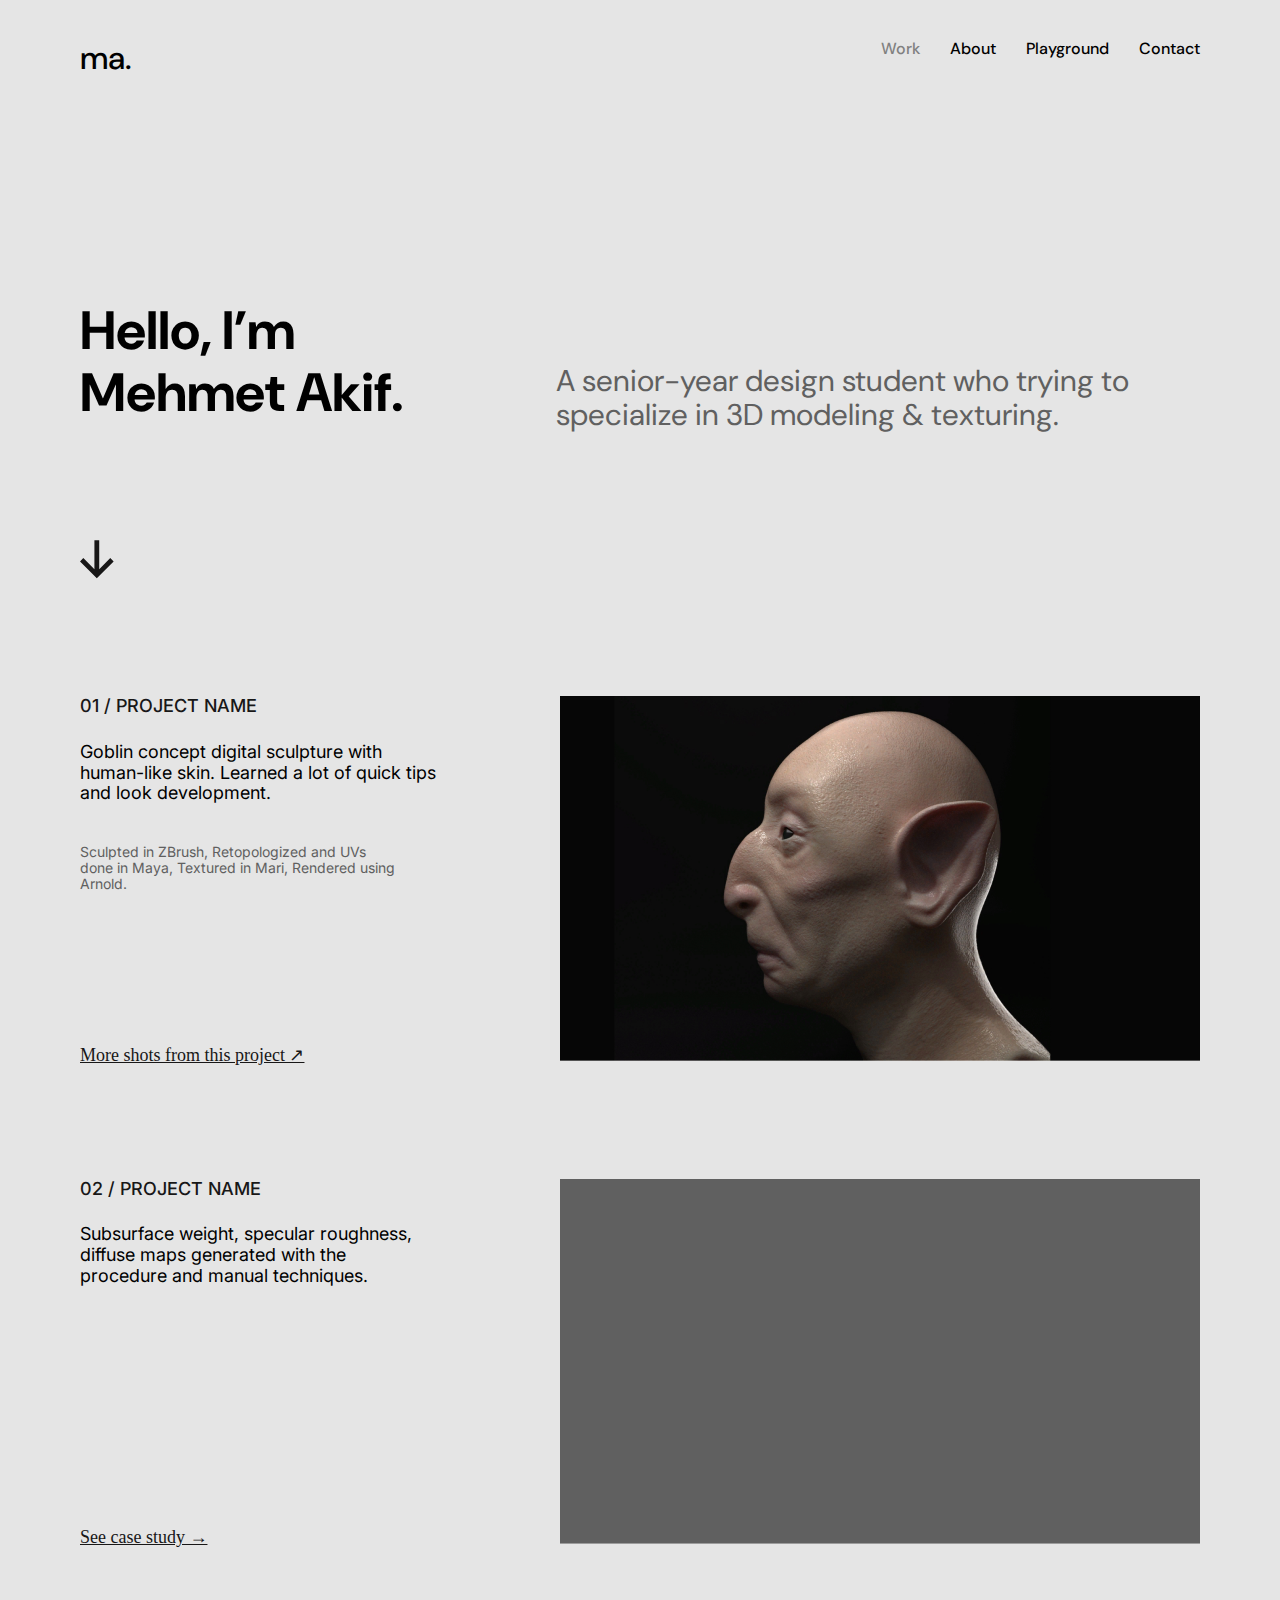
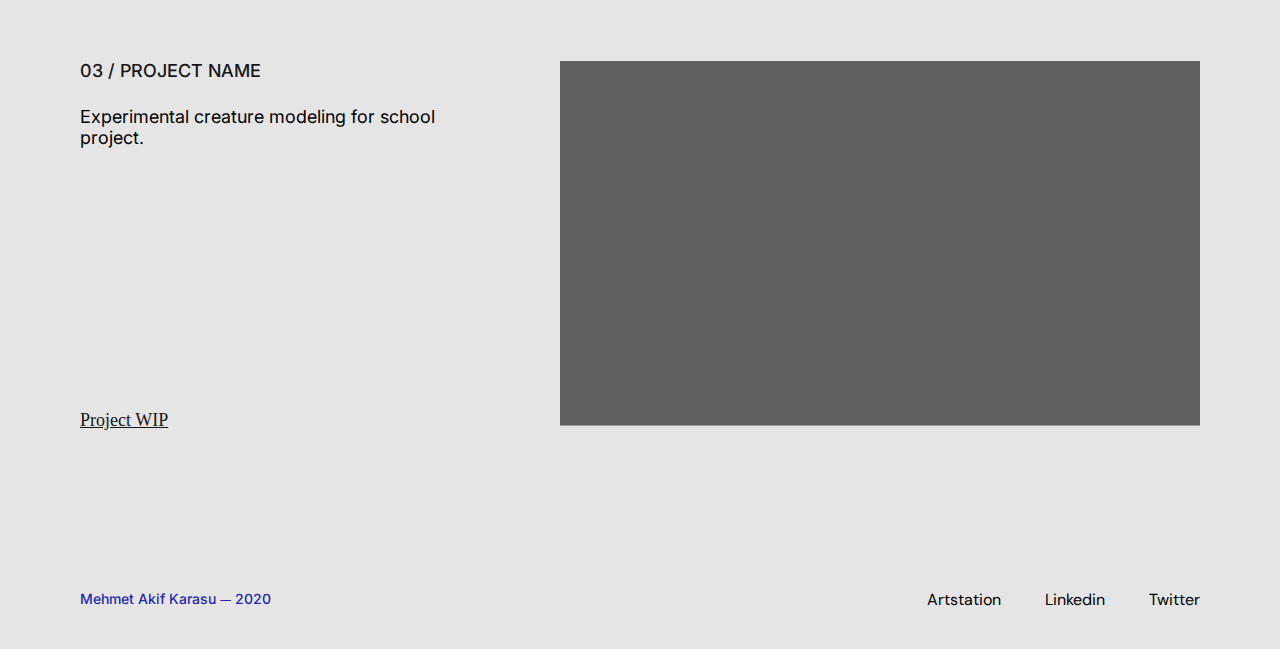
<file: index.html>
<!DOCTYPE html>
<html lang="en">
<head>
	<meta charset="UTF-8">
	<meta name="viewport" content="width=device-width, initial-scale=1.0">
	<title>Portfolio Website Sample</title>
	<link rel="stylesheet" href="css/main.css">
	<link rel="stylesheet" href="css/normalize.css">
	<link rel="preconnect" href="https://fonts.googleapis.com">
	<link rel="preconnect" href="https://fonts.gstatic.com" crossorigin>
	<link href="https://fonts.googleapis.com/css2?family=DM+Sans:wght@400;500&family=Inter:wght@400;500&display=swap" rel="stylesheet">
</head>
<body>
	<header>
		<div class="container">
			<div class="upward">
				<div class="upward__logo">
					<a href="#" >ma.</a>
				</div>
				<menu>
					<ul>
						<li><a class="active" href="#">Work</a></li>
						<li><a href="about.html">About</a></li>
						<li><a href="#">Playground</a></li>
						<li><a href="#">Contact</a></li>
					</ul>
				</menu>
			</div>
			<div class="main-part">
				<h1>
					Hello, I’m Mehmet Akif.
				</h1>
				<p>A senior-year design student who trying to specialize in 3D modeling & texturing.</p>
			</div>
			<a class="arrow-button" href="#">
				<img src="img/arrow.svg" alt="arrowDown">
			</a>
			</div>
	</header>
	<section>
		<div class="container  first">
			<div class="first__text">
				<div class="first__up">
					<h2>01 / PROJECT NAME</h2>
					<p>Goblin concept digital sculpture with human-like skin. Learned a lot of quick tips and look development.</p>
					<p id="first__text-small">Sculpted in ZBrush, Retopologized and UVs done in Maya, Textured in Mari, Rendered using Arnold.</p>
				</div>
				<div class="first__down">
					<a href="#">More shots from this project ↗</a>
				</div>
			</div>
			<div class="first__img">
				<img src="img/Thumbnail.jpg" alt="block">
			</div>
		</div>
	</section>
	<section>
		<div class="container second">
			<div class="second__text">
				<div class="second__up">
					<h2>02 / PROJECT NAME</h2>
					<p>Subsurface weight, specular roughness, diffuse maps generated with the procedure and manual techniques.</p>
				</div>
				<div class="second__down">
					<a href="#">See case study →</a>
				</div>
			</div>
			<div class="second__img">
				<img src="img/Thumbnail1.jpg" alt="block">
			</div>
		</div>
	</section>
		<section>
		<div class="container third">
			<div class="third__text">
				<div class="third__up">
					<h2>03 / PROJECT NAME</h2>
					<p>Experimental creature modeling for school project.</p>
				</div>
				<div class="third__down">
					<a href="#">Project WIP</a>
				</div>
			</div>
			<div class="third__img">
				<img src="img/Thumbnail1.jpg" alt="block">
			</div>
		</div>
	</section>
	<footer>
		<div class="container basement">
			<div class="basement__left">
				<p>Mehmet Akif Karasu ⏤ 2020</p>
			</div>
			<div class="basement__right">
				<a href="#">Artstation</a>
				<a href="#">Linkedin</a>
				<a href="#">Twitter</a>
			</div>
		</div>
	</footer>
</body>
</html>
</file>
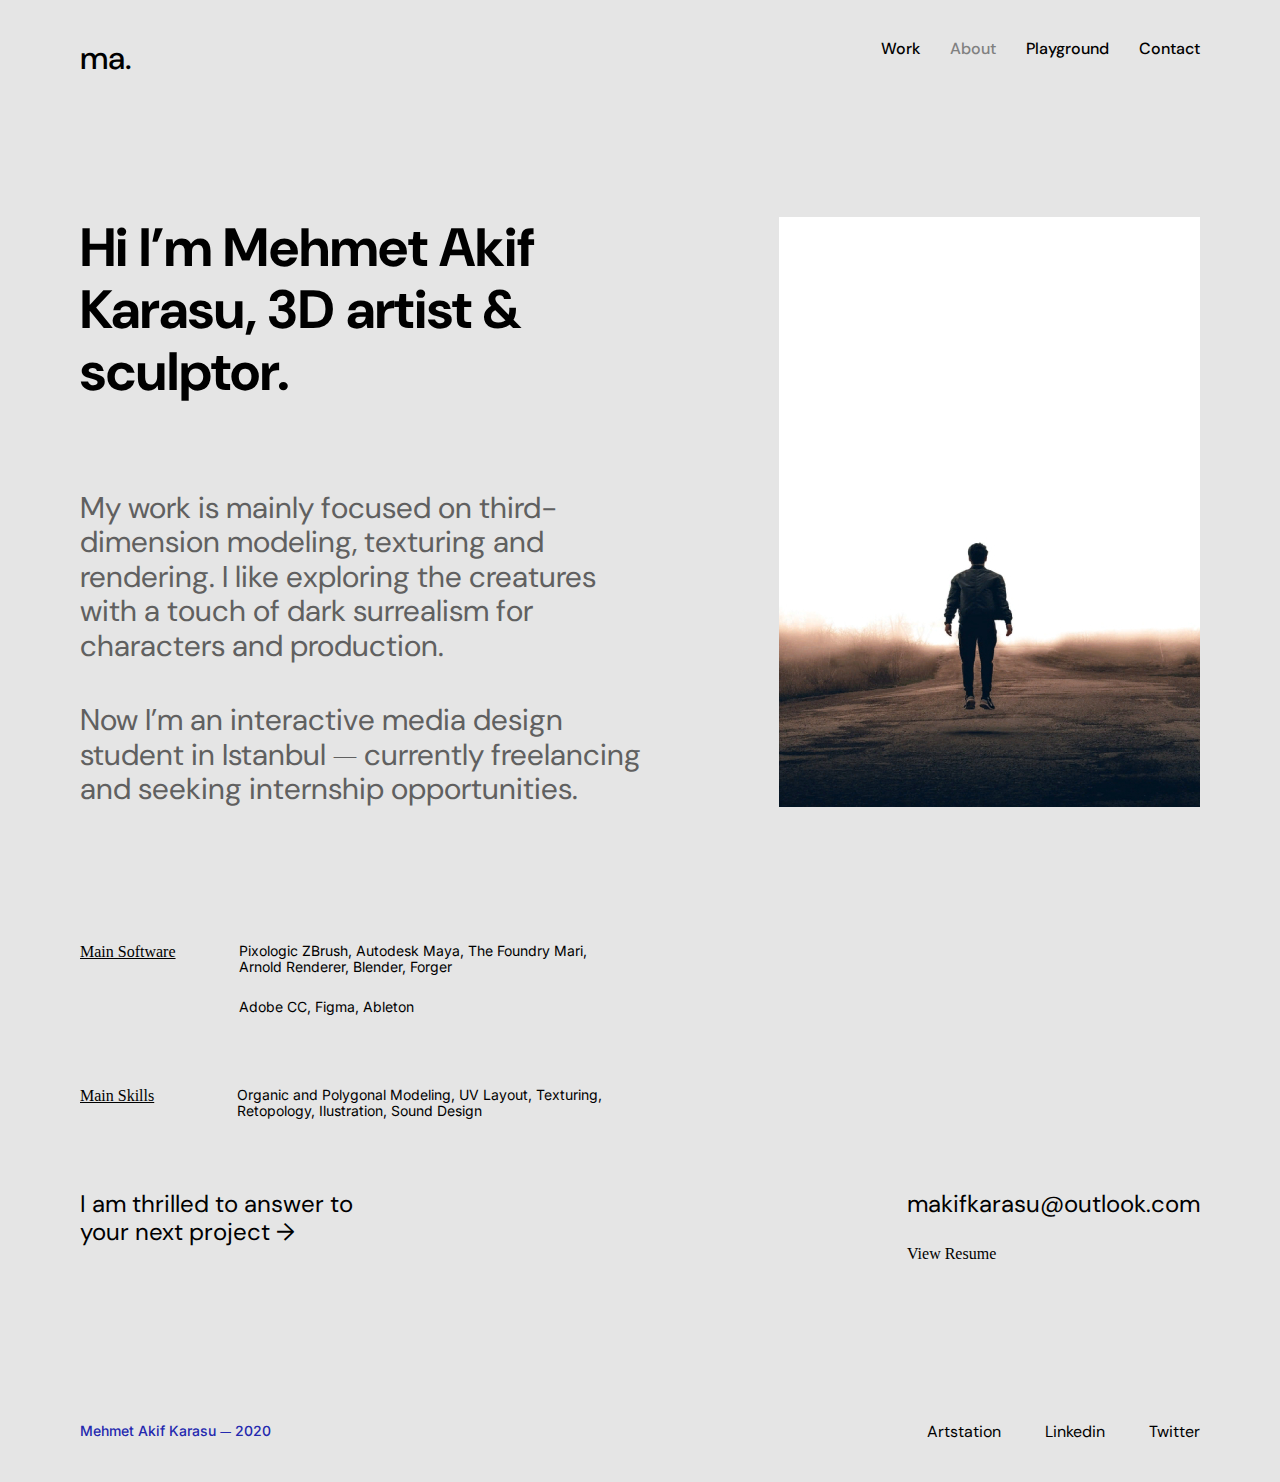
<file: about.html>
<!DOCTYPE html>
<html lang="en">
<head>
	<meta charset="UTF-8">
	<meta name="viewport" content="width=device-width, initial-scale=1.0">
	<title>About</title>
	<link rel="stylesheet" href="css/main.css">
	<link rel="stylesheet" href="css/normalize.css">
	<link rel="preconnect" href="https://fonts.googleapis.com">
	<link rel="preconnect" href="https://fonts.gstatic.com" crossorigin>
	<link href="https://fonts.googleapis.com/css2?family=DM+Sans:wght@400;500&family=Inter:wght@400;500&display=swap" rel="stylesheet">
</head>
<body>
	<header>
		<div class="container">
			<div class="upward">
				<div class="upward__logo">
					<a href="index.html">ma.</a>
				</div>
				<menu>
					<ul>
						<li><a href="index.html">Work</a></li>
						<li><a class="active" href="#">About</a></li>
						<li><a href="#">Playground</a></li>
						<li><a href="#">Contact</a></li>
					</ul>
				</menu>
			</div>
			<div class="about__main-part">
				<div class="main-part__text">
					<h1 id="about__h1">
						Hi I’m Mehmet Akif Karasu, 3D artist & sculptor.
					</h1>
					<div class="paragraph">		<p>My work is mainly focused on third-dimension modeling, texturing and rendering. I like exploring the creatures with a touch of dark surrealism for characters and production.
						</p>
						<p>Now I’m an interactive media design student in Istanbul ⏤ currently freelancing and seeking internship opportunities.</p>
				</div>
				</div>
				<div class="main-part__img"><img src="img/Profile Photo.jpg" alt=""></div>
				</div>
			</div>
	</header>
	<section>
		<div class="container review">
			<div class="review__skill">
				<div class="skill__name">
					<a href="#">Main Software </a>
				</div>
				<div class="skill__description">
				<p>
					Pixologic ZBrush, Autodesk Maya, The Foundry Mari, Arnold Renderer, Blender, Forger
				</p>
				<p id="skill__add">
					Adobe CC, Figma, Ableton
				</p>
			</div>
			</div>
			<div class="review__skill second-skill">
				<div class="skill__name">
					<a href="#">Main Skills</a>
				</div>
				<div class="skill__description secondary_skill">
				<p>Organic and Polygonal Modeling, UV Layout, Texturing, Retopology, Ilustration, Sound Design
				</p>
			</div>
			</div>
		</div>
	</section>
	<section>
		<div class="container question">
			<div class="question__ask">
				<h3>I am thrilled to answer to your next project →</h3>
			</div>
			<div class="question__answer">
				<div><a href="#" class="email" type="email">makifkarasu@outlook.com</a></div>
				<div class="view"><a href="#">View Resume</a></div>
			</div>
		</div>
	</section>
	<footer>
		<div class="container basement">
			<div class="basement__left">
				<p>Mehmet Akif Karasu ⏤ 2020</p>
			</div>
			<div class="basement__right">
				<a href="#">Artstation</a>
				<a href="#">Linkedin</a>
				<a href="#">Twitter</a>
			</div>
		</div>
	</footer>
</body>
</html>
</file>
<file: css/main.css>
*{
	margin: 0px;
	padding: 0px;
}

body{
	background-color:  #E5E5E5;
}

.container{
	width: 1120px;
	margin: 0 auto;
}

p{
	font-family: 'Inter', sans-serif;
	font-weight: 400;
	font-size: 14px;
}

h1, h2, h3, h4, h5, h6{ 
	font-family: 'DM Sans', sans-serif;
}

header{
	padding-top: 40px;
}

.upward{
	display: flex;
	justify-content: space-between;
}

.upward__logo a{
	font-family: 'DM Sans', sans-serif;
	font-size: 32px;
	font-weight: 500;
	text-decoration: none;
	color: black;
}

.active {
	color: grey;
}

menu ul{
	display: flex;
	list-style-type: none;

}

menu a{
	text-decoration: none;
	color: black;
	padding-left: 30px;
	font-weight: 500;
	font-size: 16px;
	font-family: 'DM Sans', sans-serif;
}

.main-part{
	display: flex;
	justify-content: space-between;
}

h1{
	font-size: 54px;
	width: 360px;
	padding-top: 223px;
	padding-bottom: 116px;
}

.main-part p{
	color: #606060;
	font-size: 30px;
	font-family: 'DM Sans';
	width: 580px;
	padding-top:287px ;
	padding-right: 64px;
}

.first, .second, .third{
	padding-top: 113px;
	display: flex;
	justify-content: space-between;
}

.first__text, .second__text, .third__text{
	flex-direction: column;
	display: flex;
	justify-content: space-between;
}

h2{
	font-family: 'Inter';
	font-weight: 500;
	font-size: 18px;
	color: #181717;
}

.first__up p, .second__up p, .third__up p{
/*	margin: 25px 0px 40 px 0px;
*/	font-size: 18px;
	width: 356px;
	margin-top: 25px;
}

#first__text-small {
	font-size: 14px;
	color: #606060;
	width: 315px;
	margin-top: 40px;
}	

.first__down a, .second__down a, .third__down a{
	font-weight: 500;
	font-size: 18px;
	text-decoration-line: underline;
	color: #181717;
}

.first__img img, .second__img img, .third__img img {
	width: 640px;
}

.basement{
	display: flex;
	justify-content: space-between;
	padding-top: 160px;
	padding-bottom: 40px;
}

.basement__left p{
	color: #2429AF;
	font-weight: 500;
}

.basement__right a{
	text-decoration: none;
	font-family: 'DM Sans';
	color: #000;
	padding-left: 40px;
}

/*About Page*/
.about__main-part {
	display: flex;
	justify-content: space-between;
	padding-top: 140px;
	height: 590px;
}

#about__h1{
	width: 480px;
	padding-top: 0px;
	padding-bottom: 0px;
}

.main-part__text{
	display: flex;
	flex-direction: column;
	justify-content: space-between;
}

.main-part__text p{
	width: 575px;
	font-family: 'DM Sans';
	font-size: 30px;
	color: #606060;
	margin-top: 40px;
}

.review{
	padding-top: 136px;
}

.review__skill{
	display: flex;
}

.skill__name a{
	text-decoration: none;
	text-decoration: underline;
	color: black;
}

.skill__description{
	padding-left: 63px;
	width: 380px;
}

#skill__add{
	margin-top: 24px;
}

.second-skill{
	margin-top: 72px;
}

.question{
	padding-top: 71px;
	display: flex;
	justify-content: space-between;
}

.question__ask h3{
	width: 300px;
	font-family: 'DM Sans';
	font-weight: 400;
	font-size: 24px;
}

.question__answer a{
	text-decoration: none;
	color: black;
}

.email{
	font-family: 'DM Sans';
	font-weight: 400;
	font-size: 24px;
}

.view{
	color: #181717;
	margin-top: 27px;
}

.secondary_skill{
	padding-left: 83px;
}
</file>
